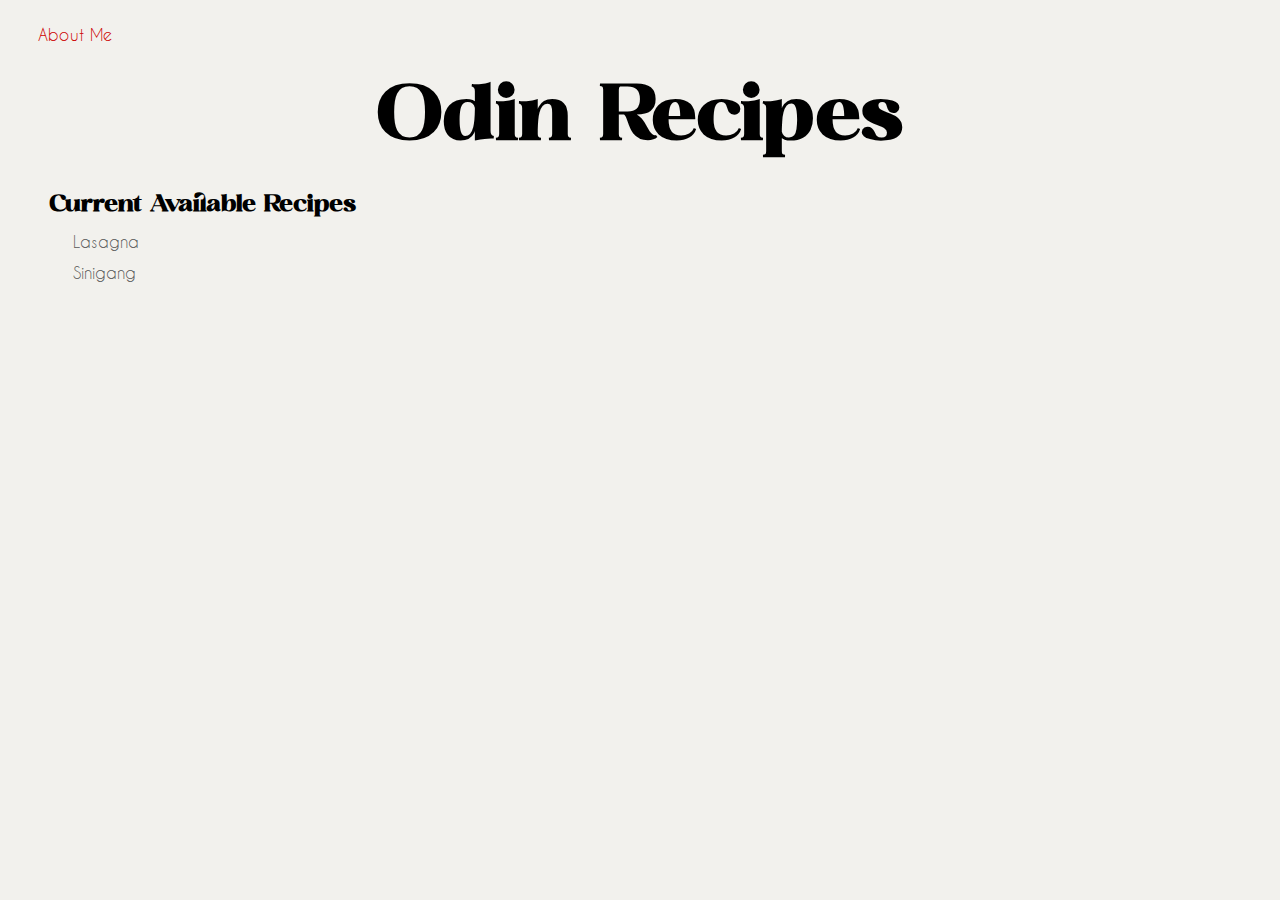
<file: index.html>
<!DOCTYPE html>
<html lang="en">
<head>
    <link rel="stylesheet" href="style.css">
    <meta charset="UTF-8">
    <meta name="viewport" content="width=device-width, initial-scale=1.0">
    <title>Andrea's Recipes</title>

    <a class="home" href="./about.html">About Me</a>
</head>

<body>
    <div class="title">
        <h1>Odin Recipes</h1> 

    </div>


    <div class="bodyInfo">
        <h2>Current Available Recipes</h2>
        <ul>
            <li><a href="recipes/lasagna.html">Lasagna</a></li>
            <li><a href="recipes/sinigang.html">Sinigang</a></li>
        </ul>
    </div>

</body>
</html>
</file>
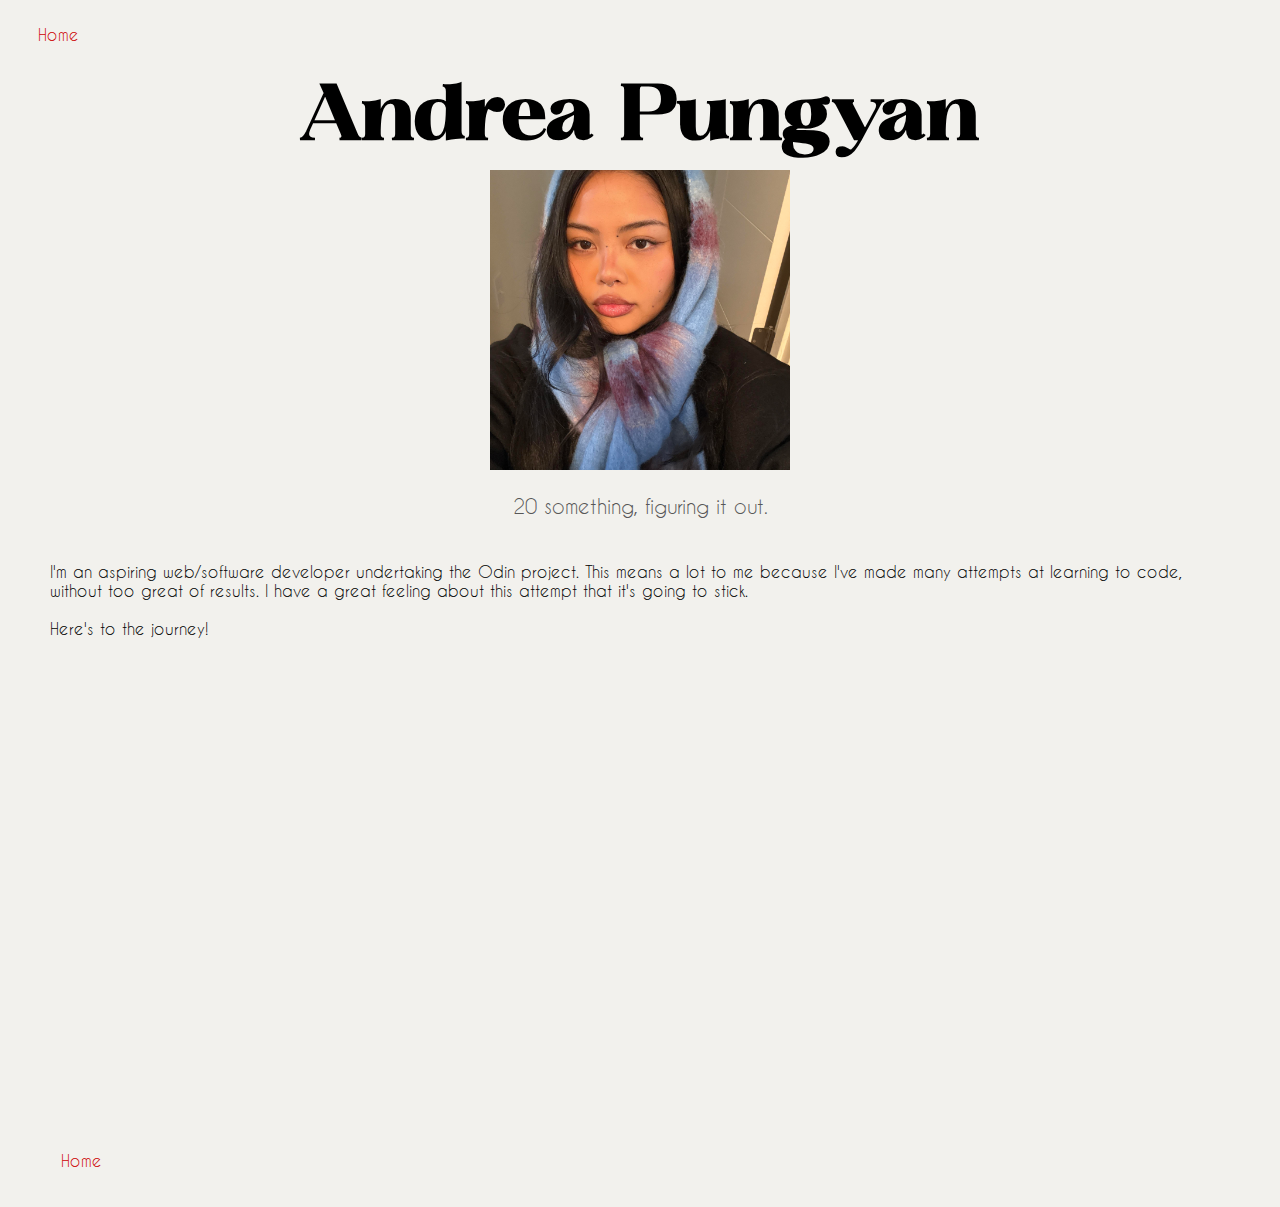
<file: about.html>
<!DOCTYPE html>
<html lang="en">
<head>
    <meta charset="UTF-8">
    <meta name="viewport" content="width=device-width, initial-scale=1.0">
    <title>About Me</title>
    <link rel="stylesheet" href="style.css">
</head>

<body>
    <a class="home" href="index.html">Home</a>
    
    <div class="title">
        <h1>Andrea Pungyan</h1>
        <img src="images/andrea-profile-picture.jpg" alt="Andrea's profile picture." width="300" height="300">
        <p>20 something, figuring it out.</p>
    </div>
    
<div class="bodyInfo">

    <p>I'm an aspiring web/software developer undertaking the Odin project. This means a lot to me because I've made 
        many attempts at learning to code, without too great of results. I have a great feeling about this attempt 
        that it's going to stick.
    <br>
    <br>
    Here's to the journey!
    </p>

    
    <div class="footer">
        <a class="home" href="index.html">Home</a>
    </div>

</div>   



</body>
</html>
</file>
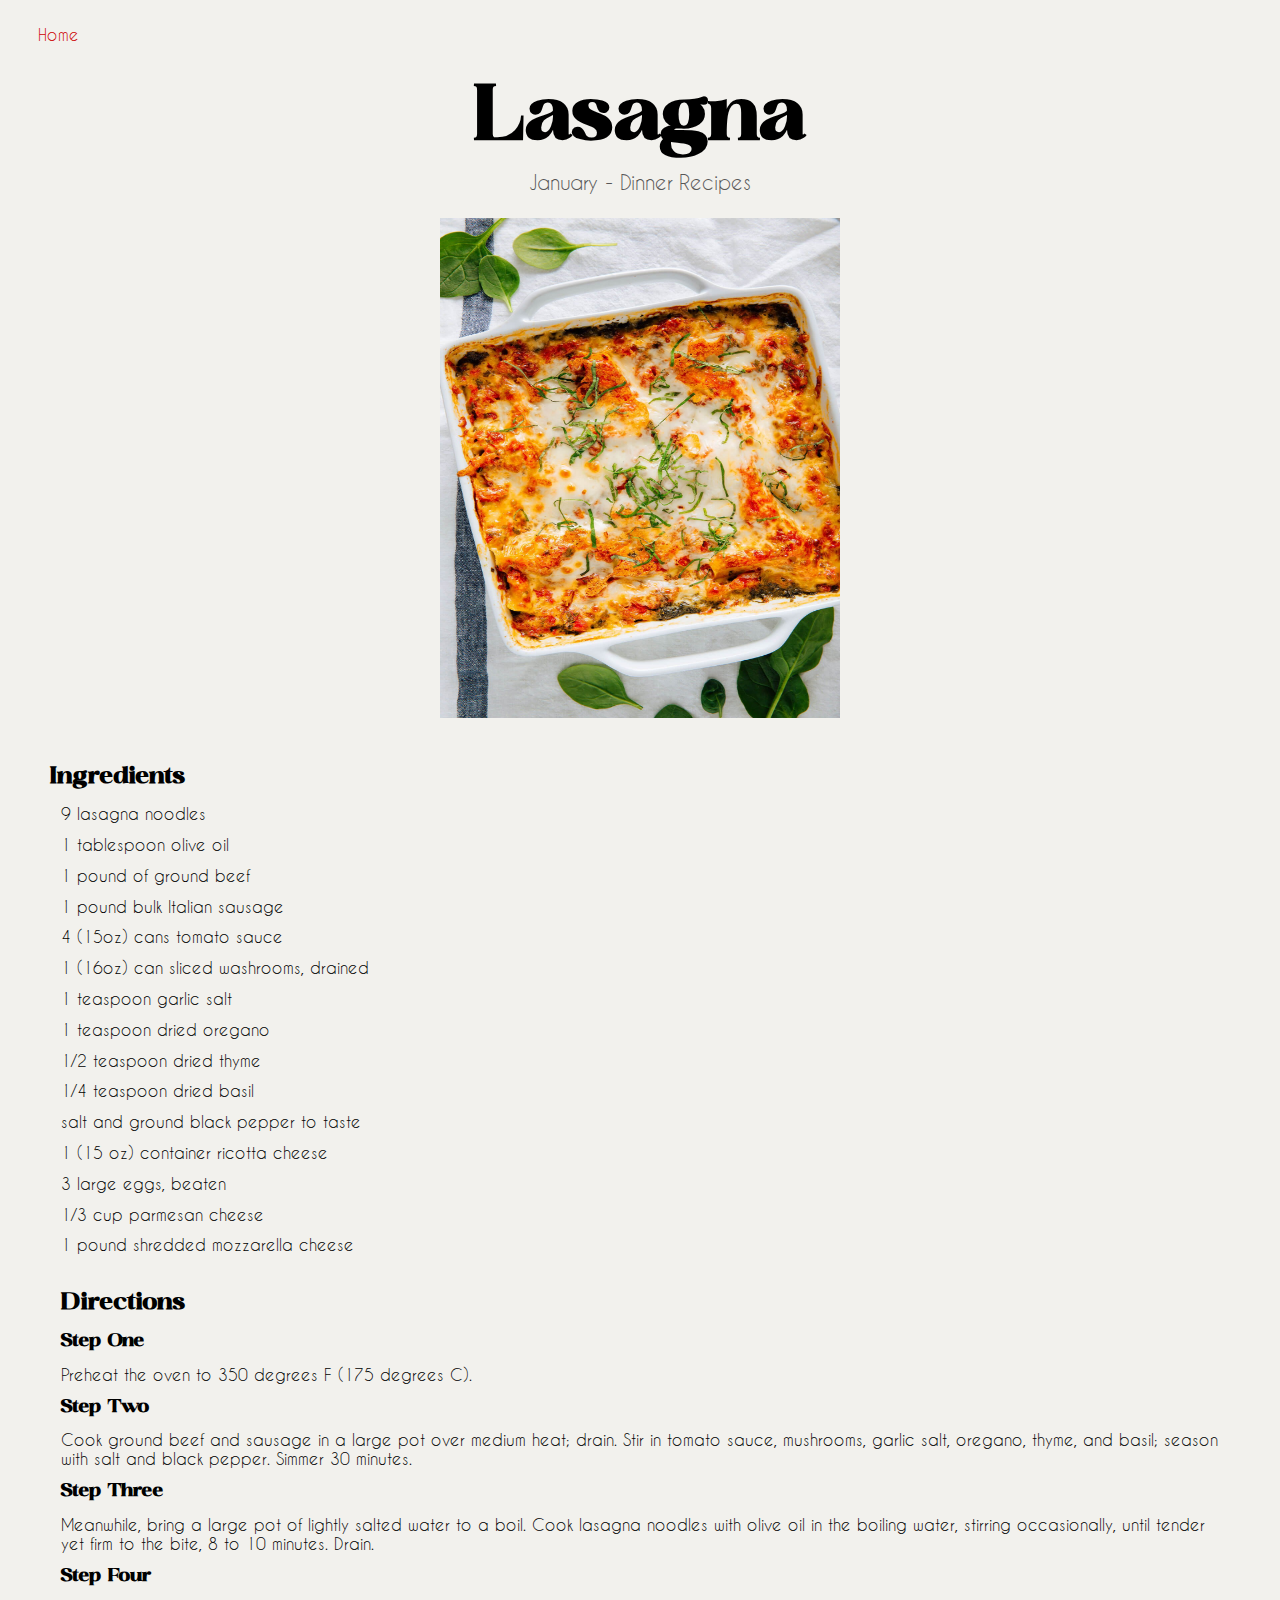
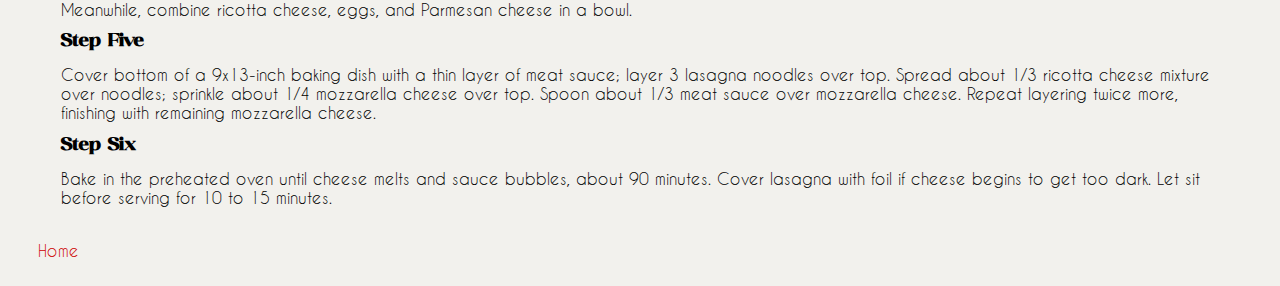
<file: recipes/lasagna.html>
<!DOCTYPE html>
<html lang="en">
<head>
    <meta charset="UTF-8">
    <meta name="viewport" content="width=device-width, initial-scale=1.0">
    <title>Lasagna</title>
    <link rel="stylesheet" href="../style.css">
</head>




<body>
    <a class="home" href="../index.html">Home</a>
    <div class="title">
        <h1>Lasagna</h1>    
        <p>January - Dinner Recipes</p>
        <img src="../images/lasagna.jpg" alt="Lasagna in a white casserole." width="400" height="500">

    </div>
    

<div class="bodyInfo">

    <h2>Ingredients</h2>
    <ul>
        <li>9 lasagna noodles</li>
        <li>1 tablespoon olive oil</li>
        <li>1 pound of ground beef</li>
        <li>1 pound bulk Italian sausage</li>
        <li>4 (15oz) cans tomato sauce</li>
        <li>1 (16oz) can sliced washrooms, drained</li>
        <li>1 teaspoon garlic salt</li>
        <li>1 teaspoon dried oregano</li>
        <li>1/2 teaspoon dried thyme</li>
        <li>1/4 teaspoon dried basil</li>
        <li>salt and ground black pepper to taste</li>
        <li>1 (15 oz) container ricotta cheese</li>
        <li>3 large eggs, beaten</li>
        <li>1/3 cup parmesan cheese</li>
        <li>1 pound shredded mozzarella cheese</li>
    </ul>

    <ul> 

    <h2>Directions</h2>
    <h3>Step One</h3>
    <p>Preheat the oven to 350 degrees F (175 degrees C).</p>
    <h3>Step Two</h3>
    <p>Cook ground beef and sausage in a large pot over medium heat; drain. Stir in tomato sauce, mushrooms, garlic salt, oregano, thyme, and basil; season with salt and black pepper. Simmer 30 minutes. </p>
    <h3>Step Three</h3>
    <p>Meanwhile, bring a large pot of lightly salted water to a boil. Cook lasagna noodles with olive oil in the boiling water, stirring occasionally, until tender yet firm to the bite, 8 to 10 minutes. Drain. </p>
    <h3>Step Four</h3>
    <p>Meanwhile, combine ricotta cheese, eggs, and Parmesan cheese in a bowl. </p>
    <h3>Step Five</h3>
    <p>Cover bottom of a 9x13-inch baking dish with a thin layer of meat sauce; layer 3 lasagna noodles over top. Spread about 1/3 ricotta cheese mixture over noodles; sprinkle about 1/4 mozzarella cheese over top. Spoon about 1/3 meat sauce over mozzarella cheese. Repeat layering twice more, finishing with remaining mozzarella cheese.</p>
    <h3>Step Six</h3>
    <p>Bake in the preheated oven until cheese melts and sauce bubbles, about 90 minutes. Cover lasagna with foil if cheese begins to get too dark. Let sit before serving for 10 to 15 minutes. </p>
    </ul>

</div>

    <a class="home" href="../index.html">Home</a>
</body>
</html>
</file>
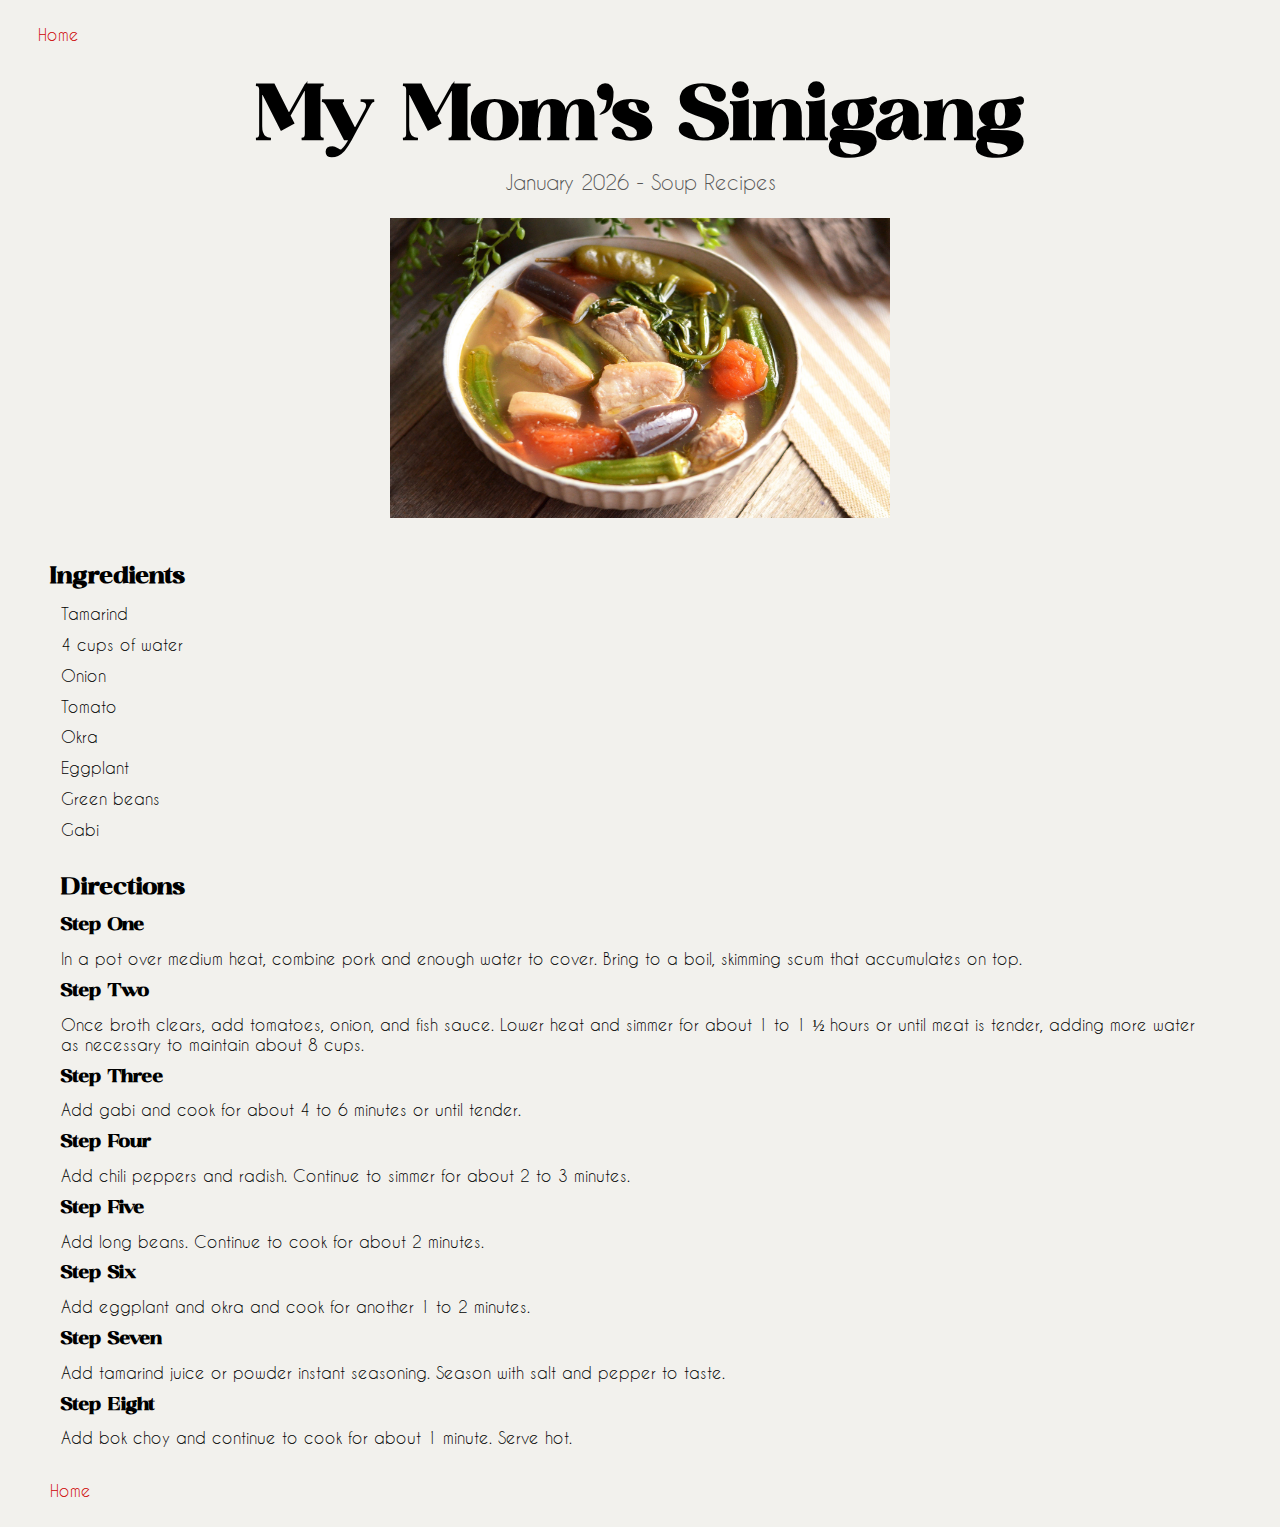
<file: recipes/sinigang.html>
<!DOCTYPE html>
<html lang="en">
<head>
    <meta charset="UTF-8">
    <meta name="viewport" content="width=device-width, initial-scale=1.0">
    <title>Sinigang</title>
    <link rel="stylesheet" href="../style.css">
</head>


<body>
    <a class="home" href="../index.html">Home</a>
    <div class="title">
        <h1>My Mom's Sinigang</h1>
        <p>January 2026 - Soup Recipes</p>
        <img class="mainpic" src="../images/sinigang.jpg" alt="Bowl of Sinigang" width="500" height="300">

    </div>
    
    
<div class="bodyInfo">


    <h2>Ingredients</h2>
    <ul>
        <li>Tamarind</li>
        <li>4 cups of water</li>
        <li>Onion</li>
        <li>Tomato</li>
        <li>Okra</li>
        <li>Eggplant</li>
        <li>Green beans</li>
        <li>Gabi</li>
    </ul>

    <ul>

    <h2>Directions</h2>
    <h3>Step One</h3>
    <p>In a pot over medium heat, combine pork and enough water to cover. Bring to a boil, skimming scum that accumulates on top. </p>
    <h3>Step Two</h3>
    <p>Once broth clears, add tomatoes, onion, and fish sauce. Lower heat and simmer for about 1 to 1 ½ hours or until meat is tender, adding more water as necessary to maintain about 8 cups.</p>
    <h3>Step Three</h3>
    <p>Add gabi and cook for about 4 to 6 minutes or until tender. </p>
    <h3>Step Four</h3>
    <p>Add chili peppers and radish. Continue to simmer for about 2 to 3 minutes.</p>
    <h3>Step Five</h3>
    <p>Add long beans. Continue to cook for about 2 minutes. </p>
    <h3>Step Six</h3>
    <p>Add eggplant and okra and cook for another 1 to 2 minutes.</p>
    <h3>Step Seven</h3>
    <p>Add tamarind juice or powder instant seasoning. Season with salt and pepper to taste.</p>
    <h3>Step Eight</h3>
    <p>Add bok choy and continue to cook for about 1 minute. Serve hot.</p>
    </ul>

    <a class="home" href="../index.html">Home</a>

</div>

</body>
</html>
</file>
<file: style.css>
/* fonts etc */

@font-face {
    font-family: megisha;
    src: url("fonts/Megisha DEMO VERSION.ttf");
}

@font-face {
    font-family: caviar;
    src: url("fonts/CaviarDreams.ttf");
}


/* REAL THINGS */

* {
    margin: 1%;
    padding: 0;
    box-sizing: border-box;
}

body {
    background-color: #F2F1ED;
}

/* MAIN STUFF */
.title {
    font-family: megisha;
    font-size: 5ch;

    display: flex;
    flex-direction: column;
    align-items: center;

    padding-bottom: 20px;
}

.title h1{
    margin-bottom: -10px;
}
.title p {
    color: rgb(87, 87, 87);
    font-family: caviar;
    font-size: 20px;
}


/* BODY INFO TEXT */

.bodyInfo h2,h3 {
    font-family: megisha;
}


.bodyInfo p, li {
    font-family: caviar;
}

.bodyInfo ul {
    padding-bottom: 10px;
}

/* LINKS */

a:link {
    color: rgb(87, 87, 87);
    font-family: caviar;
    text-decoration: none;
}

a.home {
    color: rgb(205, 0, 0);
    margin-top: 50ch;
}

/* LISTS */

ul, ol {
    list-style: none;
}

.footer .home {
    display: inline-block;
    padding-top: 1px;
}
</file>
